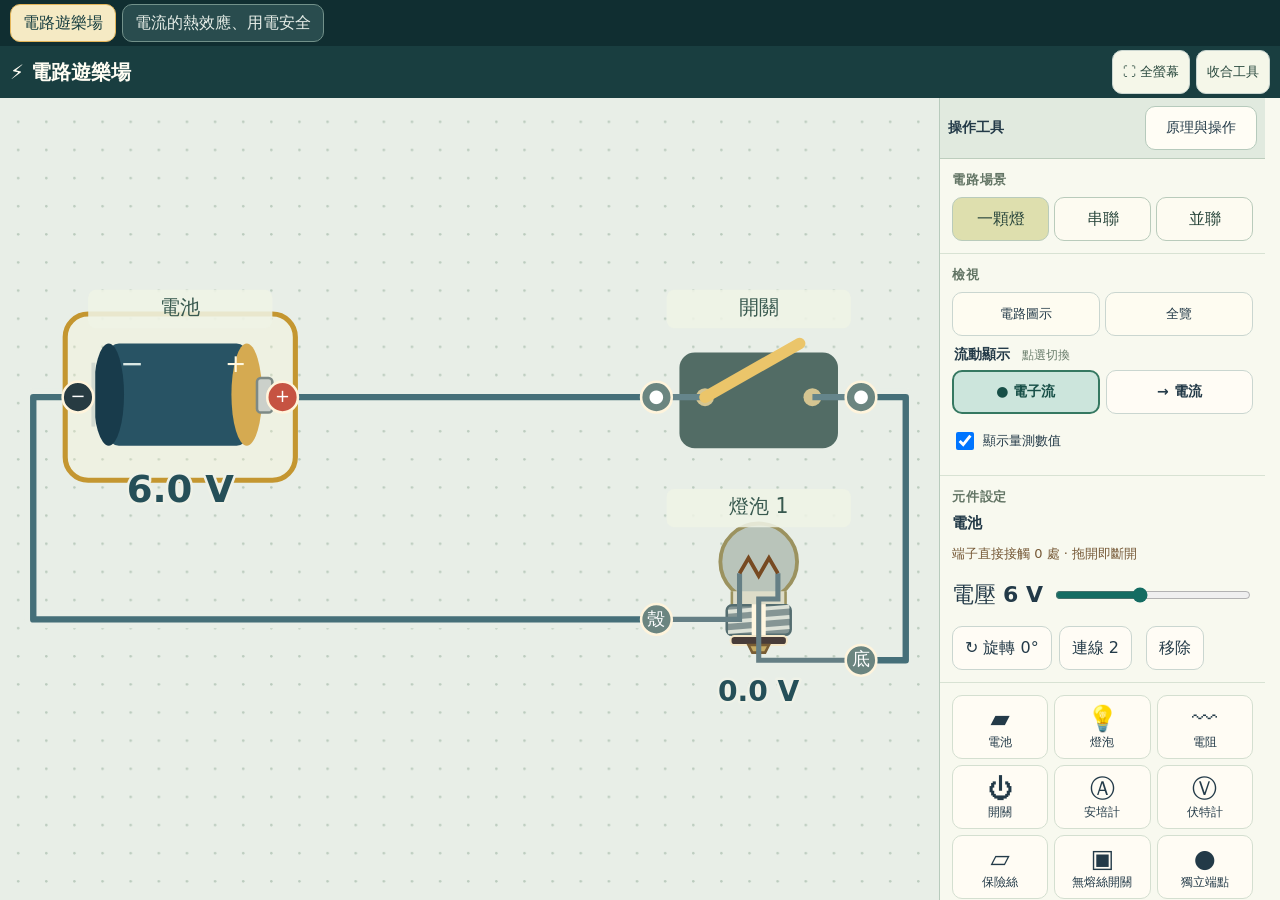
<file: index.html>
<!doctype html><html lang="zh-Hant"><meta charset="utf-8"><meta name="viewport" content="width=device-width,initial-scale=1,maximum-scale=5"><title>電路遊樂場｜互動電學教具</title><link rel="stylesheet" href="style.css?v=20ded7182c24">
<link rel="stylesheet" href="heat.css?v=54ea126abf5e">
<body><nav class="module-tabs" role="tablist" aria-label="互動教具主題"><button role="tab" data-module="circuit" aria-selected="true">電路遊樂場</button><button role="tab" data-module="heat" aria-selected="false">電流的熱效應、用電安全</button></nav><div class="app" id="circuitApp"><header><a class="brand" href="index.html">⚡ 電路遊樂場</a><div class="header-actions"><button id="fullscreen" aria-pressed="false">⛶ 全螢幕</button><button id="toggleControls" aria-controls="controls" aria-expanded="true">收合工具</button></div></header>
<main><section id="playground" aria-label="電路模擬場景"><div id="viewport"><svg id="stage" viewBox="0 0 2600 900" aria-label="可拖曳元件、接線與切換開關的電路" role="group"></svg></div><div id="orientationHint" role="status"><span>橫放裝置，電路在左、工具在右會更好操作。</span><button id="dismissOrientation" aria-label="關閉橫向操作提示">✕</button></div><div id="boundaryHint" role="status" hidden></div><div id="toast" role="status" aria-live="polite"></div><div id="trashZone" hidden role="status">🗑 拖到此處放開刪除</div><div id="dragGhost" hidden aria-hidden="true"></div><div id="wireActions" hidden><button id="disconnectWire">斷開這條線</button></div></section>
<aside id="controls" aria-label="電路操作與設定"><div class="control-top"><strong>操作工具</strong><button id="helpToggle" aria-label="原理與操作" aria-haspopup="dialog" aria-controls="help">原理與操作</button></div><p id="fullscreenStatus" role="status" hidden></p>
<section class="panel"><h2>電路場景</h2><div class="presets" aria-label="電路場景"><button data-scene="simple" aria-pressed="true">一顆燈</button><button data-scene="series">串聯</button><button data-scene="parallel">並聯</button></div></section>
<section class="panel"><h2>檢視</h2><div class="view-tools"><button id="symbols" aria-pressed="false" aria-label="切換一般外觀與電路符號">電路圖示</button><button id="fit" aria-label="全覽目前所有元件與導線">全覽</button></div><fieldset class="flow-choice"><legend>流動顯示 <span>點選切換</span></legend><div class="flow-mode-options" role="group" aria-label="流動顯示"><button id="electronMode" data-flow-mode="electron" aria-pressed="true">● 電子流</button><button id="currentMode" data-flow-mode="current" aria-pressed="false">→ 電流</button></div></fieldset><label class="numbers-option"><input type="checkbox" id="numbers" checked> 顯示量測數值</label><div id="sceneHint" role="status" aria-live="polite" hidden></div></section>
<section class="panel" id="selectionPanel" hidden><h2>元件設定</h2><div id="selectedControls"></div></section>
<section class="panel shelf" aria-label="拖曳元件到場景"><div class="partshelf"><button data-add="battery" aria-label="新增或拖曳電池"><span>▰</span>電池</button><button data-add="lamp" aria-label="新增或拖曳燈泡"><span>💡</span>燈泡</button><button data-add="resistor" aria-label="新增或拖曳電阻"><span>〰</span>電阻</button><button data-add="switch" aria-label="新增或拖曳開關"><span>⏻</span>開關</button><button data-add="ammeter" aria-label="新增或拖曳安培計"><span>Ⓐ</span>安培計</button><button data-add="voltmeter" aria-label="新增或拖曳伏特計"><span>Ⓥ</span>伏特計</button><button data-add="fuse"><span>▱</span>保險絲</button><button data-add="breaker"><span>▣</span>無熔絲開關</button><button data-add="junction" aria-label="拖曳新增獨立端點"><span>●</span>獨立端點</button><button data-add="led" aria-label="拖曳新增紅LED"><span style="color:#c12d25">●</span>紅LED</button><button data-add="rheostat" aria-label="拖曳新增滑動變阻器"><span>⇆</span>滑動變阻器</button></div><div class="edittools"><button id="undo" disabled aria-label="復原上一步">↶ 復原</button><button id="cancelWire" hidden>取消接線</button><button id="clear" aria-label="清空場景，可復原">清空</button></div></section>
</aside></main></div>
<dialog id="meterDialog"><button id="closeMeter">✕ 返回場景</button><div id="meterLarge"></div></dialog>
<dialog id="help" aria-labelledby="helpTitle"><div class="help-heading"><h2 id="helpTitle">原理與操作</h2><button id="closeHelp" autofocus>✕ 返回場景</button></div>
<section><h3>動手操作</h3><p>點開關；或把兩個接柱連起來。</p><p>從工具架拖到畫布新增；短點不新增。拖動元件（儀表直接抓本體）到垃圾桶，放開才刪除，連線一併移除；可復原。鍵盤聚焦工具架後Alt＋Enter新增，選取後Delete或移除按鈕亦可刪除。獨立端點的中心可接多條導線，為零阻等電位節點，電流依KCL分流；直接拖曳圓點移動並保留所有接線，短點圓點仍可接線，拖到垃圾桶可刪除並復原。獨立端點最多10個，原有預設內建分岔接點維持不變。點元件調整 · 拖元件移動 · 點兩接柱接線。選中電池或電阻，可拖滑桿看變化；儀表可切量程、放大讀表。</p><p>空白處拖曳平移；元件拖到邊緣可繼續移動畫布。滑鼠滾輪以游標為中心縮放操作區；雙指捏合可縮放；「全覽」框住目前電路。</p><p>選元件按「旋轉」或R。選線後可斷開、拖端點改接、拖方塊調走線；復原可接回。</p><p>離線可玩 · 先斷電再改線</p></section>
<section><h3>電子流與電流</h3><div id="flowCaption"><p>藍色圓點＝外部電路金屬導體中的電子，外部負端→正端；正常接法經安培計黑入紅出，反接依實際支流反向。</p><p>帶桿箭頭＝傳統電流，外部正端→負端；正常接法經安培計紅入黑出，與電子相反。電流不是物質。</p><p>較大電流流動較快；微小電流以稀疏標記示意，點數與速度不可當電流比值，也非真實電子漂移速度。端帽外環仍是同一接點。</p><p>高電阻伏特計只有微小電流；等電位、開路、懸空、無源或報廢後不流動。電池內部為電荷移動的簡化示意。</p></div></section>
<section><h3>電池直接接觸</h3><p>拖動電池，讓兩個端子相向接觸並吸附，不需另接線；綠色短接橋表示接觸。拖開或旋轉離開就斷開，只移動你拖的那一顆。四個方向皆可；請讓端子相向，不是碰到任意本體就導通。</p><p>正負相接同向串聯，電壓相加；同極相接反向串聯，電壓相減。等大相抵時總電壓0 V，沒有其他電源就沒有持續電流；反向電源較大時，總極性與電流反向。每顆電池仍可各自調電壓。電路圖示把直線排列、組內沒有分岔的接觸鏈（或相鄰端子手動串接）收合為連續長短極板；長線為正極、短線為負極，反向仍保留反向極板。②−①明示外側端點的電壓方向。點選各對極板可調單顆；拖動、開始接線或選線時展開原位置供操作，不搬動模型，不刪手動線。有分岔或不適合合組的接法仍顯示原線路，可先切一般圖示拖端子直接接觸。理想電源相衝突或短路會保護暫停，拖開可恢復；接觸與手動導線分開。</p></section><section><h3>電池並聯與分流</h3><p>同電壓、同極並聯維持原端電壓，不把電壓相加；接上負載時各顆都參與供電。理想等壓源原本不能唯一決定各支流，本教具明示採「每顆相同極小內阻的理想極限」：保留理想端電壓與KCL，在相容解中使各顆電流平方和最小。兩／三顆單純相同並聯分別分擔一半／三分之一；串並混合依各支路顆數與完整拓撲分流，不強制每個支路等分。</p><p>這是可比較的教學約束，不是實物唯一分配，也不是只平均動畫；支路安培計、導線與粒子使用同一解。無負載或外路開路時沒有持續供電；斷開一顆後其餘重新分流。不同電壓同極並聯或反極並聯，在本理想模型不相容，顯示衝突並停流，不平均電壓或假造正常循環電流；真實電池可能有危險均衡／短路電流。</p><p><a href="https://kurs.ets.kth.se/ei1120/chptrs/ch02_simplify.pdf" target="_blank" rel="noopener">KTH：理想並聯電壓源支流不唯一</a> · <a href="https://openstax.org/books/university-physics-volume-2/pages/10-3-kirchhoffs-rules" target="_blank" rel="noopener">OpenStax：KCL及含內阻並聯電池</a></p></section><section><h3>滑軌式滑動變阻器</h3><p>橙色滑片可直接拖動；底座可搬移或旋轉。A、B是線圈兩端，C、D接同一理想金屬滑桿與滑片W（四個接柱、三個電氣節點）。位置t從A向B增加：A—W=t×總電阻，W—B=(1−t)×總電阻。一上一下可變阻；A—B固定總阻，C—D零阻。也可三端接成分壓器，外接負載會影響分壓。0端位置採理想接點，不以除零或假開路處理。接近零阻時可能導致LED過流，請先從較大電阻開始。</p><p>預設總阻100Ω／中間位置（兩段各50Ω）；元件設定可改總阻。滑動變阻器耐流為原門檻4倍，等效全線圈教學額定80W（原5W的16倍），各段額定功率隨長度比例變化，等同線圈電流上限4×sqrt(5W／總阻)=sqrt(80W／總阻)，超載約0.9秒後線圈開路，可原位更換；金屬滑桿仍導通。這是教學參數，並非特定實物額定。構造參考<a href="https://www.eiscolabs.com/collections/electricity-circuits/products/ph1151e" target="_blank" rel="noopener">Eisco原廠線圈／滑桿式變阻器</a>；原型三接柱，本教具把同一滑桿節點重複引出C、D以呈現四接柱教學型。滑片聚焦後方向鍵可微調，Home／End移到兩端。</p></section><section><h3>紅色LED</h3><p>A陽極（＋、長腳）接較高電位，K陰極（−、短腳、平邊）接較低電位；電路符號的直線為陰極，向外箭頭表示發光。LED不是固定電阻，正向電壓提高後電流快速增加；反向只有微小漏電且不亮。請串聯電阻，電阻滑桿可選5–1000 Ω的四環可表示值，例如6 V配220或330 Ω。建議工作電流不超過20 mA；超過30 mA或反壓超過5 V，約0.25秒後燒毀並開路，可原位更換。</p><p>依<a href="https://www.kingbrightusa.com/images/catalog/SPEC/WP7113ID.pdf" target="_blank" rel="noopener">Kingbright WP7113ID原廠資料（V14A）</a>：典型1.9 V／10 mA、直流最大30 mA、反壓5 V。教具採連續分段非線性I(V)=10⁻⁷V＋(0.01/0.35²)max(V−1.55,0)²，約2.045 V／20 mA，反向漏電0.5 µA／5 V。曲線、發光及損壞延時為有限教學近似，超規電流不代表真實元件的精確值；不模擬溫度、批次差異與崩潰曲線。</p></section><section><h3>過流保護</h3><p>燈泡教學額定6 V／1.5 W，耐電流350 mA。保險絲與無熔絲開關的額定／跳脫電流可調50–2000 mA；調整的是保護門檻，不是強制支流大小。</p><p>保險絲熔斷後開路，需排除過載再更換；無熔絲開關跳脫後開路，需修正過載再手動復歸，未修正會再跳。正常可手動斷開／閉合。過流取絕對值，反接同樣保護。</p><p>閉合保護器用0.01 Ω教學低阻，讓跨接理想電源也能求解並切斷；極大電流僅是理想電源／教學低阻估算，不是真實短路電流預測。簡化動作延時為max(0.12,0.45/(I/額定I)²)秒，與燈泡0.9秒門檻配合；只有超過各元件自己的門檻才開始累計：燈泡耐電流350 mA＜支流＜保護門檻時，只有燈泡會燒毀；支流同時超過兩門檻時，依延時先後動作。等於門檻不動作。選取元件可查看目前電流及故障前的事件電流；兩者均以mA顯示。不代表通用實物時間—電流曲線。</p><p><a href="https://www.eaton.com/us/en-us/products/electrical-circuit-protection/circuit-breakers/circuit-breakers-fundamentals.html" target="_blank" rel="noopener">Eaton：斷路器原理與復歸</a> · <a href="https://automotive.eaton.com/gb/en-gb/products/electronic-components/topics/fuse-technology.html" target="_blank" rel="noopener">保險絲時間—電流曲線</a></p></section><details id="about"><summary id="aboutToggle">模型與出處</summary><p>電池為理想電壓源；導線、閉合開關與安培計零電阻；伏特計為有限高阻指針式模型：1000 Ω/V，3／15／30 V量程分別為3／15／30 kΩ，滿刻度1 mA。這是教學設定，非照片中特定儀表規格。燈泡非線性穩態模型的電流大小以mA顯示，6 V時為250 mA，亮度、燈絲色彩與光圈大小隨功率變化，採加強對比的教學示意，非特定實物的校準值。指針與光暈會平順追隨求解值；真正短路在判定損壞前先保護暫停；損壞後故障支路開路，其餘合法支路恢復。燒毀元件上會顯示「更換」按鈕，可直接點選更換新品，原有接線保留；若未排除原因仍會再次損壞。衝突電源仍全場保護暫停，標紅實際相關元件與路徑。合法負載旁路不停止其他負載，欠定的理想安培計支流標「未定」。</p><p>橫向操作時電路在左、工具集中於右側並可獨立捲動；手機直向可用上下配置或橫放。可按全螢幕，瀏覽器支援時才嘗試鎖橫向；拒絕或不支援時仍可操作。r10工作世界由r9的1300×450擴為2600×900，面積4倍，元件與字體不縮小；儀表可抓「拖曳此處移動」把手，至少132×48CSS px且與接柱熱區分開。元件拖到邊緣可自動平移，工具欄可收合，展開與全螢幕鈕保留頂列。全覽只框目前電路；滑鼠滾輪或雙指捏合縮放操作區。各類可新增元件最多10個，報廢未移除也計入；移除後可補，更換不算新增，內建接點不計入。</p><p>r13流動顯示可明確選電子流／電流，藍點與有桿箭頭方向相反，按實際支流決定；正常A接法電子黑入紅出、電流紅入黑出，反接依求解反向，伏特計依實際兩端電壓流過微小支流，參與分流與分壓。較大電流較快，微小電流以稀疏較慢標記顯示，速度與點數不是電流比值或真實漂移速度。電池內部為電荷移動的簡化示意；零流標記隱藏也不代表金屬內沒有電子。</p><p>r12電池大讀值在元件外正立顯示，內部流路不蓋字。端帽外環為同一接點的可見導引，不新增支路；安培計粒子走完整可見下方通道，符號圖繞字而不穿字，已取消盤面大遮罩。三個預設整組放在世界中央，再置中到左畫布。世界0..2600／0..900的虛線、角標與灰色區外是真邊界；碰界會提示元件、接柱與把手所需完整空間。</p><p>場景儀表的盤面、刻度、單位、指針與量程字隨本體一起旋轉，外部讀值與把手維持正向；放大表可獨立正立閱讀。端子列下方有獨立電子通道，只連活動紅端及黑端，粒子繞開端帽與盤面文字，避免遮蔽造成視覺斷口。通道為教學示意，不是真實內部構造；伏特計高電阻而非斷路；閉合且兩端電位不同才有微小電流，等電位、懸空、無源或報廢後不造假流。</p><p>一般圖示的燈泡是傳統螺口燈泡：一極為螺紋金屬殼，另一極為底部中央接點，中間有絕緣環。標「殼」與「底」的中性接柱以可見短引線接到對應實體接點；內部兩條導線分別經燈絲連至殼與底，沒有直接短接。燈泡無正負極，反接同樣可亮。同一金屬殼的不同位置屬同一極，不是兩極。符號圖保留圓圈X與相同拓撲端名，切圖不改接線。</p><p>電池採 D 型（1 號）乾電池的圓柱外形：凸起為＋極，平端為−極。它表示可調理想電源；6 V 是目前設定，並非宣稱單顆實體 1 號電池固定為 6 V。單階圖以黑色−端為 0 V 參考，紅色＋端高出 ΔV；這是相對電位，不是絕對電位。</p><p>電阻採真實四色環：前兩環為數字，第三環倍率，第四色金色為 ±5% 容差；滑桿值與色環精確對應。<a href="https://www.vishay.com/docs/20143/colorcod.pdf" target="_blank" rel="noopener">Vishay 色碼表</a>。</p><p>故障採教學門檻：燈泡教學額定6 V／1.5 W／耐電流350 mA，模型在6 V正好250 mA，持續超過250 mA約0.9秒燒毀、電阻 5 W；安培計電流超過所接量程或低內阻跨接電源會報廢，伏特計超量程也採簡化損壞模型。持續過載約 0.9 秒、短路約 0.65 秒後，以一次誇張火焰／爆裂提示，報廢元件或燒斷導線保持開路；先修正接線，再選中更換，或用復原／重設場景恢復。純線短路只在實際短路路徑選一條導線燒斷，是教學保護示意，並非預測哪一段真實導線先壞。</p><p>動畫與門檻不是實物熱暫態或安全評級。真實儀表可能由保險絲保護、損壞或有其他反應，並非一定爆裂；伏特計超量程也不等於實物必然損壞。<a href="https://www.fluke.com/en-us/products/accessories/fuses" target="_blank" rel="noopener">Fluke 儀表保險絲說明</a>。拖曳與接線未完成時不累計故障；改線、旋轉、換圖示不會使報廢元件復活。</p><p>藍色圓點示意外部金屬導體的電子流；電池內部為電荷移動的簡化示意，方向依實際支流。微小支流標記更稀疏，速度隨支路電流改變；它不表示電子實際速度或電場建立時間。電荷不會被燈泡消耗。理想導線若形成多餘閉環，個別導線電流不唯一，動畫以固定樹路徑分配作示意。</p><p><a href="https://openstax.org/books/college-physics-2e/pages/21-4-dc-voltmeters-and-ammeters" target="_blank" rel="noopener">OpenStax：指針式伏特計的大串聯電阻</a>；<a href="https://openstax.org/books/college-physics-2e/pages/21-5-null-measurements" target="_blank" rel="noopener">伏特計微小電流與負載效應</a>。</p><p>同一條電氣線可分岔，分岔處有接點；不同電氣線交叉時以弧形跳線區隔，交叉不會自動導通。手機全覽供理解拓撲，可放大直接操作；旋轉保留連線與元件狀態。</p><p>參考提供的九年級第4章教材。本版聚焦電路，不含計算作答與紀錄工作表。r12、r11、r10、r9、r8、r7、r6、r5、r4與r3歷史保留於各history資料夾。一般圖示與電路符號切換只換外觀，不更動拓撲。</p><p>新增介面 CC BY-NC 4.0。原版 PhET Interactive Simulations, University of Colorado Boulder，<a href="https://phet.colorado.edu">來源</a>，非官方作品。<a href="phet-original.html" target="_blank" rel="noopener">開啟保留原檔的 PhET</a>（獨立模擬）。</p></details></dialog>


<section id="heatApp" hidden aria-label="電流的熱效應與用電安全"><header class="heat-header"><h1>電流的熱效應、用電安全</h1><div><button id="heatSymbols" aria-pressed="false">電路圖示</button><button id="heatFit">全覽</button><button id="heatReset">重設本場景</button><button id="heatFullscreen">全螢幕</button><button id="heatHelpOpen">原理與操作</button></div></header><div class="heat-layout"><section class="heat-work" aria-label="情境操作區"><div id="heatHud" class="heat-hud" role="status"></div><div id="heatViewport" class="heat-viewport"><svg id="heatStage" role="group" aria-label="可操作家電、跨接線及虛擬手的可見電路" viewBox="0 0 1200 760"></svg></div><p class="heat-notice"><span id="heatFlowLegend">交流示意</span></p></section><aside class="heat-tools" aria-label="熱效應與用電安全工具"><section><h2>情境</h2><div class="heat-scenes" id="heatScenes"></div></section><div id="heatControls"></div></aside></div></section><div id="heatDragGhost" class="heat-ghost" hidden></div>
<dialog id="heatHelp"><button id="heatHelpClose">關閉</button><h2>電流的熱效應與用電安全</h2><p>本工具為虛擬情境，請勿用實際市電仿作。主畫面優先觀察電熱元件發紅、熱氣、導線升溫與斷電冷卻。短路接點火花表示有短路電流；累積過熱才顯示煙或火焰，沒有新增不可逆燒斷模型。保護器動作會在電路上實際斷開。</p><p>直接切換五個情境。選家電與電源，開關電源；在過載場景把右側家電拖入四孔延長線，點各孔ON／OFF獨立切換，拖出即可拔除。短路場景拖跨接導線到負載兩接點上方，或開啟破損裸線，拖兩個線端接觸／分離。漏電場景拖虛擬手的掌心接觸圓圈碰外殼（整個金屬外殼都導電）、切換絕緣與PE回路，觀察人體與接地線的完整回流。</p><p>六種造型與教學額定：電暖器1100W、熱水壺1100W、熨斗880W、電鍋660W、烤麵包機550W、電熱毯110W；並非品牌銘牌。只比較電熱元件等效模型，不模擬馬達、電子控制、恆溫或家電整機AC/DC相容性。</p><p>AC為110V有效值、60Hz（發熱情境可調電壓），DC為同電壓比較電源；交流不顯示移動箭頭，沿有流線路的黃色細線以共用節奏輕柔波動，導線與接點不動；這不是導線或物質實際擺動。無流時停止波動；直流保留少量單向帶桿箭頭，表示傳統電流方向，非物質，由正端經外電路回到負端。平均發熱由模型有效電流決定，與動畫播放速度無關；箭頭密度與速度只幫助辨識方向，不表示電流大小比例。家電內細線表示等效電熱通路，不是實物內部配線圖。電源內阻0.12Ω、導線0.08Ω、短接支路0.05Ω，為有限電流教學參數，不是市電短路電流預測。導線／電熱元件有累積與散熱，冷、溫、熱、危險是相對指示，不是實際溫度°C。</p><p>過載依總電流，不依插孔數。15000mA保險絲／無熔絲開關採簡化延時；保險絲需更換、斷路器需手動復歸，故障不除會再次動作。漏電模組比較外送與正常回流的差值，30mA為示意動作門檻，不能當作人體安全界線；正常負載電流大不等於漏電。DC使用可偵測直流的教學斷電模組，不宣稱Type AC漏保可偵測DC。電源負端／N有接地參考。</p><p>破損絕緣採1000Ω外殼支路、人體＋腳下2000Ω，PE完整1Ω／接觸不良1000Ω，皆為比較用教學值。無PE、無人體閉合回路時，外殼可能帶電但沒有持續接地電流；人體與PE電流沿回路回到電源，不是消失在大地。接地不保證絕對安全，NFB也不等於漏保。</p><p>電費依銘牌連續運轉估算，各家電每日0–24h、15分鐘一格、1–31天、非負單價。內部不先四捨五入；度數最多3位小數並去尾零；個別與合計金額各自從未四捨五入的結果取整數元，不由已取整數的個別金額相加。電流用mA、最多3有效數字且最多2小數，非零小於0.01mA顯示「＜0.01 mA」；電壓最多1小數、功率整數，時數顯示為小時與分鐘。經簡化的電流讀值加「≈」，過流判斷、發熱與保護動作始終用未四捨五入的內部值，不使用顯示字串。不含累進、基本費、待機及恆溫控制；電費輸入不推動其他場景的安全時計。</p><p>各主題與場景保留自己的狀態，只推進目前啟用場景；返回不補播離開期間的發熱或故障。全覽、外觀／電路圖、滑鼠滾輪與雙指捏合可調視野；「重設本場景」只重設當前情境。</p><p>教材依據：九下《電與生活》備課CH1之教學Q&amp;A、電流熱效應／生活用電與章節總圖；本工具不加入題目或公式推導。<a href="https://www.mol.gov.tw/1607/1632/1640/18658/post" target="_blank" rel="noopener">勞動部：接地不代表漏電沒有危險</a>；<a href="https://www.bsmi.gov.tw/wSite/fp?ctNode=6014&amp;xItem=40672" target="_blank" rel="noopener">標準檢驗局：延長線負載容量與過載</a>。</p></dialog>
<script src="solver.js?v=0f11480a1ae9"></script><script src="flow.js?v=87613d9000c4"></script><script src="safety.js?v=c17643e8b0ac"></script><script src="sim.js?v=ccd942c90b28"></script><script src="heat-model.js?v=f01e31ff524a"></script><script src="heat-ui.js?v=512896b45837"></script></body></html>
</file>
<file: style.css>
:root{font-family:system-ui,"Microsoft JhengHei",sans-serif;color:#233a48;background:#f0f3ef;--ink:#233a48;--accent:#146c62;--gold:#edb94b}*{box-sizing:border-box}body{margin:0}button,input{font:inherit}button{cursor:pointer;min-width:44px;min-height:44px;border:1px solid #cad6d0;background:#fffcf5;color:var(--ink);border-radius:10px;padding:8px 12px;touch-action:manipulation}button:hover{background:#e4efe7}button[aria-pressed=true]{background:#d4e7da;border-color:#478c78}button:disabled{opacity:.35;cursor:default}button:focus-visible,input:focus-visible,[tabindex]:focus-visible{outline:3px solid #d28c26;outline-offset:3px}.app{height:100dvh;display:flex;flex-direction:column;min-height:370px}header{display:flex;align-items:center;gap:10px;justify-content:space-between;padding:6px 16px;background:#193e40;color:#fffdf3;flex-shrink:0}.brand{font-size:20px;font-weight:750;color:inherit;text-decoration:none;white-space:nowrap}.presets{display:flex;gap:5px}.presets button{background:#274d4c;color:#f5f5e8;border-color:#54726b}.presets button[aria-pressed=true]{background:#eee6b9;color:#29463c}#helpToggle{background:transparent;color:white;border-color:#759487}main{display:flex;flex-direction:column;flex:1;min-height:0}#playground{position:relative;flex:1;min-height:150px;overflow:hidden;background-color:#e8eee7;background-image:radial-gradient(#bacbbd 1px,transparent 1px);background-size:22px 22px;border-bottom:1px solid #b8cbbd}.stagebar{position:absolute;top:8px;left:12px;right:12px;z-index:2;display:flex;justify-content:space-between;gap:10px;pointer-events:none}.stagebar>*{pointer-events:all}#power{background:#fff7dc;border-color:#c7ae62;font-weight:bold;box-shadow:0 2px 8px #29463c15}.view-tools{display:flex;gap:4px}.view-tools button{padding:7px 11px;background:#fffdf2e8}#viewport{width:100%;height:100%;overflow:hidden}#stage{width:100%;height:100%;display:block;touch-action:none;user-select:none}#sceneHint{position:absolute;left:15px;top:64px;pointer-events:none;font-size:14px;color:#50695b}#toast{position:absolute;left:50%;top:70px;transform:translateX(-50%);background:#fff9e9f0;border:1px solid #d7b56e;max-width:90%;padding:8px 16px;border-radius:10px;font-size:14px;pointer-events:none;opacity:0;transition:opacity .2s;z-index:3}#toast.visible{opacity:1}#toast.danger{background:#fff0eb;border-color:#d26145;color:#a33428}#animationTools{position:absolute;bottom:8px;left:12px;right:12px;display:flex;gap:6px;align-items:center;pointer-events:none}#animationTools>*{pointer-events:all}#animationTools button{font-size:13px;padding:6px 10px;background:#fffff2ed}#flowCaption{font-size:12px;color:#51655d;background:#f7f9ecdf;border-radius:6px;padding:6px 8px;max-width:350px}#controls{background:#fffdf5;flex-shrink:0;border-top:1px solid #fff}#selectedControls{min-height:62px;padding:7px 16px;display:flex;gap:12px;align-items:center;border-bottom:1px solid #e0e5db;overflow-x:auto}.selection-empty{color:#65776c;font-size:14px}.selected-title{font-weight:bold;white-space:nowrap}.slider-control{display:flex;align-items:center;gap:10px;flex:1;min-width:200px;max-width:500px}.slider-control label{white-space:nowrap;font-size:14px}.slider-control input{width:100%;min-width:100px;height:44px;accent-color:var(--accent);touch-action:pan-x}.rangebuttons{display:flex;gap:5px}.rangebuttons button{font-size:13px;white-space:nowrap}.remove-part{margin-left:auto}.shelf{display:flex;align-items:center;gap:10px;justify-content:space-between;padding:6px 14px}.partshelf,.edittools{display:flex;gap:5px}.partshelf button{display:flex;flex-direction:column;align-items:center;justify-content:center;min-width:65px;padding:4px 9px;font-size:12px;background:transparent;border-color:transparent;touch-action:none}.partshelf button:hover{border-color:#b2c9b9;background:#edf3e7}.partshelf span{display:block;font-size:25px;height:30px;line-height:29px;pointer-events:none}.edittools button{font-size:13px}.edittools #cut[aria-pressed=true]{background:#f7ddca;border-color:#ce734d}footer{display:flex;align-items:center;gap:12px;justify-content:space-between;padding:3px 16px;background:#ecf0e6;flex-shrink:0;font-size:12px;color:#586d5f}footer label{display:flex;align-items:center;gap:5px;min-height:32px}footer input{height:18px;width:18px}footer button{font-size:12px;min-height:32px;border:0;background:transparent;padding:3px 8px}dialog{border:1px solid #a8bdaf;border-radius:18px;width:min(94vw,650px);max-height:94dvh;overflow:auto;padding:18px;background:#fffdf5;color:var(--ink)}dialog::backdrop{background:#163d3bbb}dialog p{line-height:1.8;font-size:15px}#meterLarge svg{display:block;width:100%;max-height:55dvh}.help-grid{display:grid;grid-template-columns:repeat(4,1fr);gap:10px;text-align:center}.help-grid p{padding:16px 8px;background:#edf3e7;border-radius:10px}.wire-halo{fill:none;stroke:#e8eee7;stroke-width:14;stroke-linejoin:round;stroke-linecap:round}.wire-line{fill:none;stroke:#456f79;stroke-width:5;stroke-linejoin:round;stroke-linecap:round;pointer-events:none}.wire-hit{fill:none;stroke:transparent;stroke-width:38;cursor:pointer}.wire-line.selected{stroke:#e2a637;stroke-width:8}.wire-line.short{stroke:#d6543c;stroke-width:9}.part-handle{cursor:grab}.part-handle:active{cursor:grabbing}.terminal{cursor:crosshair}.part text,.part path.symbol,.part circle.symbol{pointer-events:none}.charge{pointer-events:none}.port-ring{fill:none;stroke:#d19c31;stroke-width:4;opacity:0}.part.selected .outline{stroke:#c49630;stroke-width:4}.junction{fill:#456f79;pointer-events:none}.magnet .port-ring{opacity:1}.switch-hit{cursor:pointer}.cut-mode .wire-hit{cursor:crosshair}.meter-needle{stroke:#c7523f;stroke-width:2;stroke-linecap:round}.status-pill{font-size:14px;font-weight:600}a{color:inherit}@media(max-width:650px){header{padding:5px 10px;gap:5px}.brand{font-size:16px}.presets{gap:3px}.presets button{padding:6px 9px;font-size:13px}#helpToggle{min-width:38px;padding:5px}#selectedControls{padding:5px 9px;min-height:60px;gap:7px}.selected-title{font-size:13px}.slider-control{min-width:160px;gap:6px}.slider-control label{font-size:13px}.remove-part{font-size:12px;padding:5px 8px}.shelf{flex-wrap:wrap;padding:3px 7px;gap:0}.partshelf{width:100%;justify-content:space-between;gap:1px}.partshelf button{min-width:44px;flex:1;padding:3px;font-size:11px}.partshelf span{font-size:23px;height:28px}.edittools{justify-content:center;width:100%;gap:8px}.edittools button{min-height:36px;padding:4px 14px;font-size:12px}.rangebuttons{gap:3px}.rangebuttons button{padding:5px 8px;font-size:12px}footer{padding:2px 8px}footer>span{display:none}#flowCaption{position:absolute;bottom:48px;right:0;font-size:10px;padding:4px;max-width:240px}#sceneHint{font-size:12px;top:60px}#animationTools{left:8px;right:8px;bottom:6px;gap:4px}#animationTools button{font-size:12px;padding:5px 8px}.stagebar{left:8px;right:8px;top:7px}.help-grid{grid-template-columns:1fr 1fr}}
@media(max-height:500px){.app{min-height:300px}header{padding:3px 10px}.brand{font-size:16px}header button{min-height:36px;padding:4px 10px}.shelf{padding:2px 8px;flex-wrap:nowrap}.partshelf{width:auto;flex:1;justify-content:center}.partshelf button{min-width:52px;min-height:40px;padding:0 6px;flex-direction:row;gap:4px}.partshelf span{font-size:20px;height:24px}.edittools{width:auto}.edittools button{min-height:36px}.partshelf button{font-size:11px}#selectedControls{min-height:48px;padding:2px 12px}footer{display:none}#flowCaption{display:none}#sceneHint{display:none}#animationTools{bottom:5px}.stagebar{top:5px}#animationTools button,.view-tools button,#power{min-height:36px;padding:5px 9px}#selectedControls input{height:38px}}

.meter-help{font-size:13px;font-weight:bold;color:#a23d27;white-space:normal;min-width:140px}.meter-controls{flex-wrap:wrap}.meter-controls .rangebuttons{flex-shrink:0}.meter-controls .remove-part{margin-left:auto}@media(max-width:650px){.meter-controls{gap:5px}.meter-controls .meter-help{flex-basis:100%;order:5;font-size:12px}.meter-controls .remove-part{margin-left:0}.meter-controls .selected-title{display:none}}

#stage,button{-webkit-tap-highlight-color:transparent}.magnet .port-ring{opacity:1!important}

.part.fault-part .outline{stroke:#d6543c;stroke-width:5}.part.fault-part .junction{fill:#d6543c}.part.bypassed:not(.selected) .outline{stroke:#c08c42;stroke-width:2;stroke-dasharray:7 5}.current-arrow,.electron-direction{pointer-events:none}#symbols{font-size:13px;padding:6px 10px}@media(max-width:650px){.view-tools{gap:2px}.view-tools button{padding:5px 8px}#symbols{padding:5px 7px;font-size:12px}#power{font-size:13px;padding:6px 8px}}

#sceneHint.error-hint{display:block;color:#a43c26;background:#fff0dded;border-radius:7px;padding:5px 8px;max-width:calc(100% - 30px);z-index:2}

.stagebar{justify-content:flex-end}#wireActions{position:absolute;z-index:6;background:#fff8df;padding:4px;border-radius:12px;box-shadow:0 3px 14px #183b3b30}#wireActions button{min-height:44px;min-width:112px;border-color:#bb8732;color:#7c4822}#selectedControls{flex-wrap:wrap}#wireChoices{display:flex;gap:5px;flex-wrap:wrap}#wireChoices button{font-size:12px;min-height:44px}.rotating-body text{pointer-events:none}[data-wire-end],[data-wire-bend]{cursor:grab;touch-action:none}#selectedWireOverlay{pointer-events:none}#selectedWireOverlay .wire-hit,#selectedWireOverlay [data-wire-end]{pointer-events:all}#rotatePart{white-space:nowrap;min-height:44px}#cancelWire{min-height:44px}

.large-value{paint-order:stroke;stroke:#eef1e7;stroke-width:4px;stroke-linejoin:round}.rating-hint{font-size:13px;color:#765937}#valueOut{font-size:22px;font-weight:bold}@media(max-width:650px){#valueOut{font-size:20px}.rating-hint{font-size:12px}}

.part.damaged .rotating-body{filter:grayscale(1) brightness(.56)}.wire-line.broken{stroke:#493b36;stroke-dasharray:13 8}.damage-reason{color:#9b3d2c;font-size:14px;flex-basis:100%}.damage-mark{pointer-events:none}#replacePart,#replaceWire{background:#fff0cf;border-color:#bc8336;font-weight:bold}

/* r9: independent left canvas and right scrolling control column */
html,body{height:100%;overflow:hidden}.app{height:100dvh;min-height:0}header{height:48px;padding:4px 14px;flex:none}.header-note{font-size:12px;color:#c4d8ca}main{display:grid;grid-template-columns:minmax(0,1fr) clamp(260px,27vw,340px);grid-template-rows:minmax(0,1fr);min-height:0;overflow:hidden;flex:1}#playground{min-width:0;min-height:0;border:0;border-right:1px solid #b8cbbd}#viewport{height:100%;width:100%}#controls{overflow-y:auto;overflow-x:hidden;overscroll-behavior:contain;min-height:0;min-width:0;border:0;background:#f8f9ef;scrollbar-gutter:stable;padding-bottom:12px}.control-top{position:sticky;top:0;z-index:10;display:flex;justify-content:space-between;align-items:center;gap:8px;background:#e1eadf;padding:8px;border-bottom:1px solid #bdcdbd}.control-top #fullscreen{font-weight:bold;flex:1;min-height:44px}.control-top #helpToggle{background:#fffdf5;color:#233a48;border-color:#b6cabc;min-width:44px;min-height:44px}.panel{padding:12px;border-bottom:1px solid #d8e2d3}.panel h2{font-size:13px;color:#637565;font-weight:650;margin:0 0 8px;letter-spacing:.06em}.presets{display:flex;gap:5px;flex-wrap:wrap}.presets button{flex:1;min-height:44px;padding:7px;background:#fdfbf1;color:#29463c;border-color:#b9cbbb}.presets button[aria-pressed=true]{background:#dedfae}.view-tools{display:flex;flex-wrap:wrap;gap:5px}.view-tools button,#symbols{padding:7px 10px;min-height:44px;font-size:13px;flex:1;white-space:nowrap}#workspace{flex-basis:100%}#animationTools{position:static;display:flex;flex-wrap:wrap;gap:5px;margin-top:10px;pointer-events:auto}#animationTools button{min-height:44px;flex:1;font-size:12px;padding:6px}#flowCaption{position:static;display:block;font-size:12px;max-width:none;flex-basis:100%;padding:5px 0;background:none;line-height:1.5}.numbers-option{display:flex;align-items:center;gap:6px;min-height:44px;font-size:13px}.numbers-option input{height:18px;width:18px}#sceneHint,#sceneHint.error-hint{position:static;display:block;font-size:13px;line-height:1.6;max-width:none;padding:6px 0;pointer-events:none;background:none}#sceneHint.error-hint{color:#a43c26}#toast{top:12px;max-width:calc(100% - 20px);z-index:5}#selectedControls{display:flex;align-items:flex-start;flex-wrap:wrap;min-height:0;gap:7px;padding:0;overflow:visible;border:0}#selectedControls .selected-title{display:block;font-size:15px;flex-basis:100%;margin-bottom:3px}.slider-control,.slider-control input,.slider-control label,#valueOut{font-size:22px}.rating-hint,.meter-controls .meter-help,.damage-reason{font-size:13px;line-height:1.65;flex-basis:100%;min-width:0;order:initial}.rangebuttons{display:flex;flex-wrap:wrap;gap:4px;width:100%}.rangebuttons button{flex:1;min-height:44px;font-size:12px;padding:5px}.remove-part,.meter-controls .remove-part{margin-left:0}#selectedControls button{min-height:44px;max-width:100%}#wireChoices{max-width:100%;overflow-wrap:anywhere}#wireChoices button{white-space:normal}#controls .shelf{display:block}.partshelf{display:grid;grid-template-columns:repeat(3,minmax(0,1fr));gap:6px;width:100%}.partshelf button{display:flex;flex-direction:column;gap:0;min-width:0;min-height:64px;padding:5px 2px;font-size:12px;border:1px solid #d4dfd0;background:#fffcf4;touch-action:none}.partshelf span{display:block;font-size:25px;height:30px;line-height:29px}.partshelf button[aria-disabled=true]{color:#687568;background:#e9eee5;border-style:dashed}.edittools{display:flex;flex-wrap:wrap;gap:6px;justify-content:flex-start;margin-top:10px;width:100%}.edittools button{min-height:44px;padding:7px 10px;flex:1}footer{display:flex;flex-wrap:wrap;gap:4px;background:transparent;padding:8px 12px;font-size:11px}footer>span{display:block;font-size:11px}footer button{min-height:44px;font-size:12px}#fullscreenStatus{margin:8px 12px;font-size:13px;color:#8b4c29;line-height:1.6}#orientationHint{display:none}#orientationHint[hidden]{display:none!important}#orientationHint button{min-width:44px;min-height:44px;padding:5px}#wireActions{max-width:calc(100% - 16px)}button{min-height:44px;min-width:44px}:fullscreen .app{height:100dvh}
@media(max-height:500px) and (orientation:landscape){header{height:44px;padding:3px 10px}main{grid-template-columns:minmax(0,1fr) 250px}.control-top{padding:5px}.panel{padding:9px}.brand{font-size:16px}#controls .partshelf{grid-template-columns:repeat(3,minmax(0,1fr))}}
@media(max-width:650px) and (orientation:portrait){header{height:44px}.header-note{display:none}main{grid-template-columns:minmax(0,1fr);grid-template-rows:minmax(240px,1fr) minmax(180px,36dvh)}#playground{border-right:0;border-bottom:1px solid #b8cbbd}#orientationHint{display:flex;align-items:center;gap:6px;position:absolute;top:4px;left:6px;right:6px;background:#fff8dded;border:1px solid #d2bc75;border-radius:8px;padding:3px 6px;font-size:12px;line-height:1.5;z-index:3}#orientationHint span{flex:1}.control-top{padding:5px 9px}.panel{padding:10px 12px}#toast{top:62px}#controls .partshelf{grid-template-columns:repeat(6,minmax(0,1fr))}.partshelf button{font-size:11px}.presets button{min-height:44px}.help-grid{grid-template-columns:1fr 1fr}}

#symbols{min-width:88px}.view-tools #fit{min-width:52px}

@media(max-width:650px) and (orientation:portrait){#playground{display:flex;flex-direction:column}#viewport{flex:1;min-height:0;height:auto}#orientationHint{position:static;order:-1;flex-shrink:0;margin:4px 6px;max-width:calc(100% - 12px)}}

/* r10: larger two-dimensional world and independent meter drag strips */
header{height:52px;padding:4px 10px}.header-actions{display:flex;gap:6px;align-items:center}.header-actions button{min-height:44px;font-size:13px;padding:6px 10px;background:#f5f7e9;color:#29493e}.control-top strong{font-size:14px}.pan-help{font-size:12px;line-height:1.6;color:#617565;margin:0 0 8px}#meterHandles text{pointer-events:none}#meterHandles .meter-grip{cursor:grab;touch-action:none}#meterHandles .meter-grip:active{cursor:grabbing}.tools-collapsed main{grid-template-columns:minmax(0,1fr) 0;grid-template-rows:minmax(0,1fr)}.tools-collapsed #controls{display:none}.tools-collapsed #playground{border-right:0}@media(max-height:500px){header{height:52px;padding:4px 10px}}@media(max-width:650px) and (orientation:portrait){header{height:52px}.brand{font-size:16px}.header-actions{gap:4px}.header-actions button{padding:5px 7px;font-size:12px}.tools-collapsed main{grid-template-columns:minmax(0,1fr);grid-template-rows:minmax(0,1fr)}}

#workspaceLayer,#flowGuides{pointer-events:none}#boundaryHint{position:absolute;z-index:5;pointer-events:none;max-width:260px;background:#fff3d9ef;color:#865323;border:1px solid #c48c43;border-radius:8px;padding:6px 9px;font-size:12px;line-height:1.5}#boundaryHint[hidden]{display:none}

.flow-choice{border:0;margin:10px 0 5px;padding:0}.flow-choice legend{font-size:14px;font-weight:700;margin-bottom:6px}.flow-choice legend span{font-size:12px;color:#697d6b;font-weight:400;margin-left:7px}.flow-mode-options{display:grid;grid-template-columns:1fr 1fr;gap:6px}.flow-mode-options button{min-height:44px;min-width:0;font-size:14px;font-weight:650;padding:7px}.flow-mode-options button[aria-pressed=true]{background:#cce5dc;border:2px solid #357861;color:#174f47}.source-model-note{display:block;color:#617565;margin-top:7px}.view-tools #zoomIn,.view-tools #zoomOut{min-width:66px}

/* r16 compact controls and one scrollable principles/help dialog */
[hidden]{display:none!important}.control-top #helpToggle{min-height:44px;min-width:112px;font-size:14px;white-space:nowrap}.control-top{gap:8px;align-items:center}#help{width:min(720px,calc(100vw - 24px));max-height:calc(100dvh - 24px);overflow:auto;overscroll-behavior:contain;padding:0 20px 20px;line-height:1.75}#help .help-heading{position:sticky;top:0;z-index:1;display:flex;align-items:center;justify-content:space-between;gap:12px;background:#fffcf5;border-bottom:1px solid #cad6d0;padding:10px 0}#helpTitle{font-size:21px;margin:0}#closeHelp{float:none;flex-shrink:0;min-height:44px}#help h3{font-size:17px;margin:20px 0 8px}#help p,#help #flowCaption p{font-size:14px;line-height:1.8;margin:8px 0}#help #flowCaption{font-size:14px;margin:0;color:inherit}#help details{margin-top:18px;border-top:1px solid #cad6d0;padding-top:8px}#help summary{cursor:pointer;min-height:44px;padding:9px 0;font-weight:700}#help a{overflow-wrap:anywhere}@media(max-width:420px){#help{padding:0 14px 14px}#helpTitle{font-size:18px}#closeHelp{font-size:13px;padding:8px}}

/* r17 deliberate drag/drop and protective controls */
#trashZone{position:absolute;right:12px;bottom:12px;z-index:25;min-height:64px;min-width:156px;padding:18px 12px;border:2px dashed #a05b46;border-radius:12px;background:#fff5e8ed;color:#793a29;pointer-events:none;font-size:14px;font-weight:700}#trashZone.drop-ready{background:#b8412b;color:white;border-style:solid;transform:scale(1.04)}#dragGhost{position:fixed;z-index:100;padding:8px 12px;border:1px solid #638a7c;background:#f8f7e7ed;border-radius:8px;pointer-events:none;max-width:200px;font-size:13px}.shelf-hint{font-size:12px;line-height:1.6;margin:0 0 9px;color:#536b60}.partshelf button{cursor:grab;touch-action:none}.partshelf button:active{cursor:grabbing}#ratingOut{font-size:21px}#ratingSlider{width:100%;height:44px}@media(max-width:650px) and (orientation:portrait){#controls .partshelf{grid-template-columns:repeat(4,minmax(0,1fr))}}

/* r18 comparable current and retained pre-event readings */
.selected-current-info{display:flex;flex-direction:column;gap:5px;flex-basis:100%;width:100%;padding:9px 10px;border:1px solid #b9cdc1;border-radius:9px;background:#f2f7ee;font-size:13px;line-height:1.6}.selected-current-info strong{font-size:20px;color:#225c52}.event-current{border-top:1px solid #cbd8ca;padding-top:5px;color:#85452e}.model-value-note{font-size:12px;color:#627365}
</file>
<file: heat.css>
body{margin:0}.module-tabs{height:46px;display:flex;gap:6px;align-items:center;padding:3px 10px;background:#102e31;color:#fff;box-sizing:border-box}.module-tabs button{min-height:38px;padding:5px 12px;color:#e7eee8;background:#294c4e;border-color:#72918a}.module-tabs button[aria-selected=true]{color:#173e40;background:#f5eac4;border-color:#e3b559}.app{height:calc(100dvh - 46px)}#heatApp{height:calc(100dvh - 46px);display:flex;flex-direction:column;background:#eef2ed;color:#22474b;min-height:320px}.heat-header{height:54px;flex-shrink:0;background:#193e40;color:#fff;display:flex;align-items:center;justify-content:space-between;padding:5px 16px;gap:10px}.heat-header h1{font-size:19px;margin:0}.heat-header div{display:flex;gap:6px}.heat-header button{font-size:14px;padding:6px 10px}.heat-layout{min-height:0;flex:1;display:grid;grid-template-columns:minmax(0,1fr) 340px}.heat-work{position:relative;min-width:0;min-height:0;background:#e8eee7;overflow:hidden}.heat-viewport{width:100%;height:100%;overflow:hidden}#heatStage{width:100%;height:100%;display:block;touch-action:none;user-select:none}#heatStage text{font-family:system-ui,"Microsoft JhengHei",sans-serif;fill:#244c50}.heat-tools{overflow-y:auto;overscroll-behavior:contain;padding:12px;background:#fbfbf2;border-left:1px solid #bfcec0}.heat-tools h2{font-size:15px;margin:5px 0 10px}.heat-tools section{border-bottom:1px solid #d5dfd5;padding:6px 0 13px;margin-bottom:12px}.heat-scenes{display:grid;gap:5px}.heat-scenes button{text-align:left;font-size:14px;padding:8px 10px}.heat-row{display:flex;align-items:center;gap:7px;flex-wrap:wrap;margin:8px 0}.heat-row label{display:flex;align-items:center;gap:7px}.heat-row input[type=range]{width:100%;height:44px;accent-color:#bb6e25}.heat-row select{min-height:44px;max-width:100%;font:inherit;border:1px solid #b9cbbd;border-radius:7px;padding:6px;background:white}.heat-row input[type=number]{width:90px;min-height:40px;padding:4px;font:inherit;border:1px solid #b9cbbd;border-radius:7px}.heat-tools input[type=checkbox]{width:22px;height:22px;accent-color:#1f786c}.heat-pill{display:inline-block;font-size:12px;border-radius:20px;padding:4px 9px;background:#e3eadc;color:#446b59}.heat-hint{font-size:13px;line-height:1.65;color:#536e63;margin:8px 0}.heat-stats{font-size:14px;line-height:1.8;background:#edf2e9;padding:10px;border-radius:9px}.heat-stats strong{font-size:20px}.heat-stats .heat-danger{color:#a83622}.heat-palette{display:grid;grid-template-columns:repeat(2,minmax(0,1fr));gap:6px}.heat-palette button{display:flex;flex-direction:column;align-items:center;gap:2px;font-size:13px;min-height:95px;padding:5px;cursor:grab;touch-action:none}.heat-palette svg{height:52px;width:90px;pointer-events:none}.heat-slot-controls{display:grid;gap:6px}.heat-slot-controls>div{padding:7px;background:#edf0e5;border-radius:7px;font-size:13px}.heat-slot-controls button{padding:5px 9px;min-height:40px;font-size:13px}.heat-notice{position:absolute;bottom:8px;left:10px;right:10px;pointer-events:none;background:#fff9e6ef;border:1px solid #d4c18b;border-radius:8px;padding:7px 11px;font-size:13px;color:#6f552d;max-width:660px}.heat-ghost{position:fixed;z-index:200;background:#fff9df;border:2px solid #a57631;padding:8px 12px;border-radius:9px;pointer-events:none}.heat-bill-card{padding:8px;margin:7px 0;border:1px solid #d5dfcf;border-radius:8px;background:white}.heat-bill-title{display:flex;align-items:center;gap:10px;font-weight:bold}.heat-bill-title svg{width:70px;height:55px}.heat-bill-card label{display:flex;justify-content:space-between;gap:6px;align-items:center;font-size:13px}.heat-bill-card input{width:80px}.heat-bill-values{font-size:13px;line-height:1.7;margin:6px 0;color:#557363}#heatHelp{width:min(740px,calc(100vw - 24px));max-height:calc(100dvh - 26px);overflow:auto;border:1px solid #8b9c85;border-radius:12px;background:#fffdf5;padding:20px;color:#284f4b;line-height:1.8}#heatHelp h2{font-size:20px}#heatHelp button{float:right}#heatHelp p{font-size:14px}.heat-source-choice{display:flex;gap:5px}.heat-source-choice button{flex:1;min-height:44px;padding:7px}.heat-temperature{display:flex;align-items:center;gap:6px;font-size:13px}.heat-temperature meter{width:115px;height:20px}.heat-caption{font-size:13px;fill:#587566}#heatStage [data-act],#heatStage [data-drag]{cursor:grab}#heatStage [data-act]{cursor:pointer}@media(max-width:650px) and (orientation:portrait){.module-tabs{height:64px;padding:4px;gap:3px}.module-tabs button{font-size:12px;line-height:1.3;padding:5px;flex:1;min-height:52px}.app,#heatApp{height:calc(100dvh - 64px)}.heat-header{height:52px;padding:5px 8px}.heat-header h1{font-size:15px}.heat-header button{font-size:12px;min-width:44px;padding:5px}.heat-layout{grid-template-columns:minmax(0,1fr);grid-template-rows:minmax(220px,53%) minmax(0,47%)}.heat-tools{border-left:0;border-top:1px solid #bfcec0;padding:9px}.heat-scenes{grid-template-columns:repeat(2,minmax(0,1fr))}.heat-scenes button{font-size:12px}.heat-notice{font-size:11px;bottom:4px;padding:4px 8px}.heat-palette{grid-template-columns:repeat(3,minmax(0,1fr))}}@media(max-height:500px) and (orientation:landscape){.heat-layout{grid-template-columns:minmax(0,1fr) 260px}.heat-header{height:44px}.heat-header h1{font-size:16px}.heat-tools{padding:8px}.heat-notice{font-size:11px;max-width:90%}}
@media(max-width:650px) and (orientation:portrait){.heat-header{height:auto;min-height:78px;flex-wrap:wrap;gap:3px}.heat-header h1{width:100%;font-size:14px}.heat-header>div{width:100%;justify-content:space-between;gap:3px}.heat-header button{font-size:11px;padding:4px;min-height:36px}}

.heat-work{display:flex;flex-direction:column}.heat-viewport{height:auto;flex:1;min-height:0}.heat-hud{flex-shrink:0;display:flex;flex-wrap:wrap;justify-content:space-between;gap:4px 14px;padding:8px 12px;background:#f8f8eaeF;border-bottom:1px solid #d7decb;font-size:14px;line-height:1.5}.heat-hud span{color:#526b60}.heat-notice{position:static;flex-shrink:0;margin:4px 8px;max-width:none;left:auto;right:auto;bottom:auto;font-size:12px}@media(max-height:500px){.heat-hud{font-size:12px;padding:4px 8px}.heat-notice{font-size:10px;padding:3px 6px;margin:2px 5px}}

.heat-notice{align-self:flex-start;padding:4px 9px;margin:4px 8px;font-size:12px;border-color:#d6d6ba;background:#f8f8e6}.heat-notice span::before{content:"";display:inline-block;width:23px;height:2px;margin:0 7px 3px 0;background:#eac744}.heat-bill-values{font-size:13px;margin:4px 0}.heat-bill-title{font-size:14px}

.heat-bill-card input[data-hours]{min-height:44px;font-size:16px;box-sizing:border-box}.heat-hud.heat-bill-total{font-size:22px;font-weight:700}
</file>
